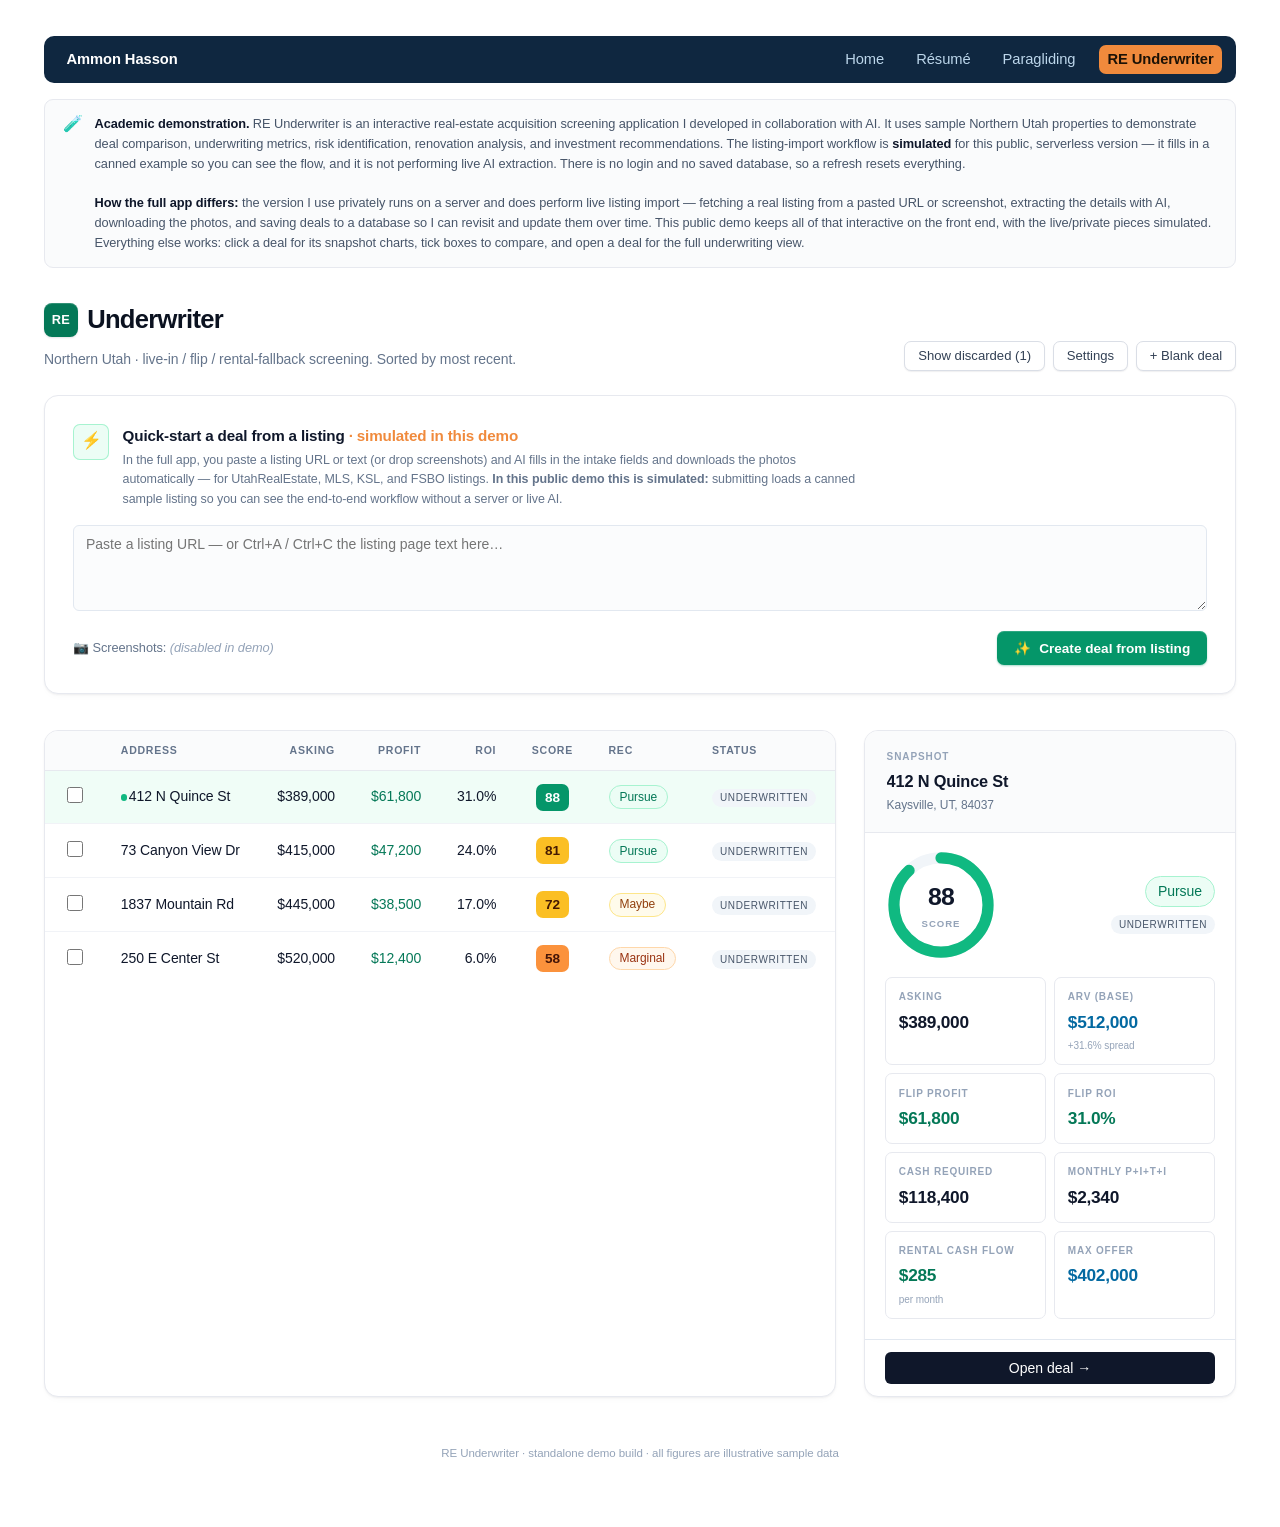
<file: app.html>
<!doctype html>
<html lang="en">
<head>
<meta charset="utf-8" />
<meta name="viewport" content="width=device-width, initial-scale=1" />
<title>RE Underwriter — Interactive Demo | Ammon Hasson</title>
<meta name="description" content="RE Underwriter: an interactive, public, static demonstration of a real-estate acquisition screening and comparison application built by Ammon Hasson using sample Northern Utah properties." />
<style>
  /* ----------------------------------------------------------------
     RE Underwriter — standalone demo (single file, no server, no login)
     Hand-written CSS mirroring the real app's look so it runs offline.
  ---------------------------------------------------------------- */
  :root{
    --slate-900:#0f172a; --slate-700:#334155; --slate-600:#475569;
    --slate-500:#64748b; --slate-400:#94a3b8; --slate-200:#e2e8f0;
    --slate-100:#f1f5f9; --slate-50:#f8fafc;
    --emerald-700:#047857; --emerald-600:#059669; --emerald-500:#10b981;
    --emerald-50:#ecfdf5; --emerald-200:#a7f3d0; --emerald-800:#065f46;
    --teal-600:#0d9488;
    --amber-400:#fbbf24; --amber-50:#fffbeb; --amber-200:#fde68a; --amber-800:#92400e;
    --orange-400:#fb923c; --orange-50:#fff7ed; --orange-200:#fed7aa; --orange-800:#9a3412;
    --rose-500:#f43f5e; --rose-50:#fff1f2; --rose-200:#fecdd3; --rose-700:#be123c;
    --sky-700:#0369a1;
    /* hairlines + layered shadows for a less-flat, more intentional surface */
    --line:#e7e9ef; --line-strong:#dadee6; --surface:#fafbfc;
    --shadow-sm:0 1px 2px rgba(16,24,40,.04), 0 1px 1px rgba(16,24,40,.03);
    --shadow-card:0 1px 2px rgba(16,24,40,.05), 0 4px 12px -6px rgba(16,24,40,.06);
    --r-card:14px; --r:9px; --r-sm:7px;
  }
  *{box-sizing:border-box}
  html,body{margin:0;padding:0}
  body{
    font-family:"Inter","SF Pro Text",-apple-system,BlinkMacSystemFont,"Segoe UI",Roboto,"Helvetica Neue",Arial,sans-serif;
    color:var(--slate-900); background:#fff; line-height:1.55; font-size:14px;
    letter-spacing:-.005em;
    -webkit-font-smoothing:antialiased; -moz-osx-font-smoothing:grayscale;
    text-rendering:optimizeLegibility;
  }
  .tnum{font-variant-numeric:tabular-nums}
  a{color:inherit}
  button{font-family:inherit}

  .wrap{max-width:78rem;margin:0 auto;padding:2.25rem 1.75rem 4rem}

  /* demo banner — quiet info bar, not a sticker */
  .demo-banner{
    display:flex;gap:.75rem;align-items:flex-start;
    background:var(--surface);
    border:1px solid var(--line);
    border-radius:var(--r);
    padding:.9rem 1.1rem;margin-bottom:2rem;font-size:.8rem;line-height:1.55;color:var(--slate-600);
  }
  .demo-banner b{color:var(--slate-900);font-weight:600}
  .demo-banner .ic{font-size:1rem;line-height:1.3;opacity:.85}

  /* header */
  header.app{display:flex;align-items:flex-end;justify-content:space-between;gap:1rem;flex-wrap:wrap}
  .brand{display:flex;align-items:center;gap:.6rem}
  .logo{
    display:inline-flex;height:2.1rem;width:2.1rem;align-items:center;justify-content:center;
    border-radius:.5rem;background:var(--emerald-700);
    color:#fff;font-size:.8rem;font-weight:700;letter-spacing:.02em;
    box-shadow:inset 0 1px 0 rgba(255,255,255,.18), 0 1px 2px rgba(16,24,40,.12);
  }
  header.app h1{font-size:1.6rem;font-weight:680;letter-spacing:-.028em;margin:0;color:#0b1220}
  .subtitle{margin:.55rem 0 0;font-size:.875rem;color:var(--slate-500);max-width:38rem}
  .hdr-actions{display:flex;align-items:center;gap:.5rem}
  .btn-ghost{
    border:1px solid var(--line-strong);background:#fff;border-radius:var(--r-sm);
    padding:.4rem .8rem;font-size:.82rem;font-weight:500;color:var(--slate-700);cursor:pointer;
    box-shadow:var(--shadow-sm);transition:background .12s,border-color .12s;
  }
  .btn-ghost:hover{background:var(--surface);border-color:#cbd2dc}

  /* quick-start */
  .card{
    border:1px solid var(--line);background:#fff;border-radius:var(--r-card);
    box-shadow:var(--shadow-card);
  }
  .qs{padding:1.75rem;margin-top:1.5rem}
  .qs-head{display:flex;align-items:flex-start;gap:.85rem}
  .qs-ic{
    display:inline-flex;height:2.25rem;width:2.25rem;flex:none;align-items:center;justify-content:center;
    border-radius:var(--r-sm);font-size:1.05rem;
    background:var(--emerald-50);
    box-shadow:inset 0 0 0 1px var(--emerald-200);
  }
  .qs-head h3{margin:0;font-size:.95rem;font-weight:650;letter-spacing:-.01em}
  .qs-head p{margin:.25rem 0 0;font-size:.78rem;line-height:1.55;color:var(--slate-500);max-width:46rem}
  textarea.qs-input{
    margin-top:1rem;width:100%;border:1px solid var(--slate-200);background:#f8fafc80;
    border-radius:.375rem;padding:.625rem .75rem;font-size:.875rem;font-family:inherit;resize:vertical;
    outline:none;
  }
  textarea.qs-input:focus{border-color:var(--emerald-500);background:#fff;box-shadow:0 0 0 3px #d1fae580}
  .qs-row{margin-top:.85rem;display:flex;flex-wrap:wrap;align-items:center;justify-content:space-between;gap:.75rem}
  .qs-hint{font-size:.8rem;color:var(--slate-500)}
  .btn-primary{
    display:inline-flex;align-items:center;gap:.5rem;border:none;cursor:pointer;
    border-radius:var(--r-sm);padding:.55rem 1.05rem;font-size:.85rem;font-weight:600;color:#fff;
    background:var(--emerald-600);
    box-shadow:inset 0 1px 0 rgba(255,255,255,.16), 0 1px 2px rgba(5,150,105,.35);
    transition:background .12s;
  }
  .btn-primary:hover{background:var(--emerald-700)}
  .btn-primary:disabled{opacity:.6;cursor:not-allowed}
  .spin{height:.9rem;width:.9rem;animation:spin 1s linear infinite}
  @keyframes spin{to{transform:rotate(360deg)}}

  /* dashboard grid */
  .dash{margin-top:2.25rem;display:grid;grid-template-columns:1fr;gap:1.5rem}
  @media(min-width:1024px){.dash{grid-template-columns:minmax(0,1fr) 372px;gap:1.75rem}}

  table.deals{width:100%;border-collapse:collapse;font-size:.875rem}
  .tbl-wrap{overflow-x:auto}
  table.deals thead th{
    text-align:left;font-size:.66rem;font-weight:600;text-transform:uppercase;letter-spacing:.07em;
    color:var(--slate-500);background:var(--surface);border-bottom:1px solid var(--line);
    padding:.7rem 1.1rem;white-space:nowrap;
  }
  table.deals thead th.c{text-align:center}
  table.deals thead th.r{text-align:right}
  table.deals tbody td{padding:.8rem 1.1rem;border-bottom:1px solid #f1f3f7;white-space:nowrap}
  table.deals tbody tr:last-child td{border-bottom:none}
  table.deals tbody tr{cursor:pointer;transition:background .1s}
  table.deals tbody tr:hover{background:var(--surface)}
  tr.sel{background:#f0fdf7 !important}
  tr.checked{background:#e9fbf2 !important}
  tr.rejected td{color:var(--slate-400)}
  td.r{text-align:right}
  td.c{text-align:center}
  .addr-link{font-weight:500;color:var(--slate-900);text-decoration:none}
  .addr-link:hover{text-decoration:underline}
  tr.rejected .addr-link{color:var(--slate-400)}
  .dot{display:inline-block;height:.4rem;width:.4rem;border-radius:50%;background:var(--emerald-500);margin-right:.1rem;vertical-align:middle}
  .pos{color:var(--emerald-700)} .neg{color:var(--rose-700)}
  input[type=checkbox]{height:1rem;width:1rem;cursor:pointer;accent-color:var(--emerald-600)}
  input[type=checkbox]:disabled{opacity:.4;cursor:not-allowed}

  /* score badge in table */
  .score-badge{
    display:inline-flex;height:1.7rem;min-width:2.1rem;padding:0 .35rem;align-items:center;justify-content:center;
    border-radius:var(--r-sm);font-size:.85rem;font-weight:650;
  }
  .s-emerald{background:var(--emerald-600);color:#fff}
  .s-amber{background:var(--amber-400);color:#451a03}
  .s-orange{background:var(--orange-400);color:#431407}
  .s-rose{background:var(--rose-500);color:#fff}
  .s-none{background:var(--slate-100);color:var(--slate-500)}

  /* rec pill */
  .pill{display:inline-flex;align-items:center;border-radius:9999px;border:1px solid;font-weight:500;padding:.1rem .625rem;font-size:.75rem}
  .pill.lg{padding:.25rem .75rem;font-size:.875rem}
  .p-pursue{border-color:var(--emerald-200);background:var(--emerald-50);color:var(--emerald-700)}
  .p-maybe{border-color:var(--amber-200);background:var(--amber-50);color:var(--amber-800)}
  .p-marginal{border-color:var(--orange-200);background:var(--orange-50);color:var(--orange-800)}
  .p-reject{border-color:var(--rose-200);background:var(--rose-50);color:var(--rose-700)}
  .status-pill{display:inline-flex;align-items:center;border-radius:9999px;padding:.1rem .5rem;font-size:.625rem;font-weight:500;text-transform:uppercase;letter-spacing:.06em;background:var(--slate-100);color:var(--slate-600)}
  .status-pill.disc{background:var(--rose-50);color:var(--rose-700)}

  /* compare-select banner */
  .cmp-bar{display:flex;align-items:center;justify-content:space-between;padding:.5rem 1rem;font-size:.75rem;
    background:#ecfdf566;border-bottom:1px solid var(--slate-200);color:var(--emerald-800)}
  .cmp-bar button{background:none;border:none;cursor:pointer;color:inherit;border-radius:.375rem;padding:.1rem .5rem;font-size:.75rem}
  .cmp-bar button:hover{background:#d1fae5}

  /* snapshot panel */
  aside.snap{align-self:start;overflow:hidden}
  .snap-head{border-bottom:1px solid var(--line);background:var(--surface);padding:1.1rem 1.35rem}
  .eyebrow{font-size:.625rem;font-weight:600;text-transform:uppercase;letter-spacing:.09em;color:var(--slate-400);margin:0}
  .snap-addr{margin:.3rem 0 0;font-size:1.02rem;font-weight:650;letter-spacing:-.01em;white-space:nowrap;overflow:hidden;text-overflow:ellipsis}
  .snap-loc{margin:.1rem 0 0;font-size:.75rem;color:var(--slate-500)}
  .snap-gauge-row{display:flex;align-items:center;justify-content:space-between;padding:1rem 1.25rem}
  .gauge{position:relative;display:inline-flex;height:7rem;width:7rem;align-items:center;justify-content:center}
  .gauge svg{height:100%;width:100%;transform:rotate(-90deg)}
  .gauge .center{position:absolute;inset:0;display:flex;flex-direction:column;align-items:center;justify-content:center}
  .gauge .gv{font-size:1.55rem;font-weight:700;letter-spacing:-.03em}
  .gauge .gl{font-size:.6rem;font-weight:600;text-transform:uppercase;letter-spacing:.1em;color:var(--slate-400)}
  .snap-tiles{display:grid;grid-template-columns:1fr 1fr;gap:.5rem;padding:0 1.25rem 1.25rem}
  .tile{border:1px solid var(--line);background:#fff;border-radius:var(--r-sm);padding:.7rem .8rem}
  .tile .tl{font-size:.625rem;font-weight:600;text-transform:uppercase;letter-spacing:.08em;color:var(--slate-400);margin:0}
  .tile .tv{margin:.25rem 0 0;font-size:1.08rem;font-weight:650;letter-spacing:-.015em}
  .tile .th{margin:.15rem 0 0;font-size:.625rem;color:var(--slate-400)}
  .tv.info{color:var(--sky-700)} .tv.positive{color:var(--emerald-700)} .tv.negative{color:var(--rose-700)}
  .snap-foot{border-top:1px solid var(--slate-200);padding:.75rem 1.25rem}
  .btn-dark{display:block;width:100%;text-align:center;border:none;cursor:pointer;border-radius:.375rem;
    background:var(--slate-900);color:#fff;padding:.5rem .75rem;font-size:.875rem;font-weight:500}
  .btn-dark:hover{background:var(--slate-700)}
  .snap-empty{border:1px dashed var(--slate-200);background:#ffffff80;border-radius:.75rem;padding:1.5rem;text-align:center;color:var(--slate-400);font-size:.875rem}
  .snap-empty .ar{font-size:1.5rem}

  /* compare panel */
  .cmp-slots{display:grid;grid-template-columns:repeat(3,1fr);gap:.5rem;padding:.75rem 1.25rem;border-bottom:1px solid var(--slate-200)}
  .cmp-slot{border:1px solid var(--slate-200);background:#f8fafc66;border-radius:.375rem;padding:.5rem;font-size:.75rem}
  .cmp-slot.empty{border-style:dashed;background:transparent;color:var(--slate-400)}
  .cmp-slot .tag{font-size:.625rem;font-weight:700;text-transform:uppercase;letter-spacing:.06em;color:var(--slate-500)}
  .cmp-slot .nm{margin:.25rem 0 0;font-size:.72rem;font-weight:600;white-space:nowrap;overflow:hidden;text-overflow:ellipsis}
  .cmp-rows{display:grid;gap:.5rem;padding:1rem 1.25rem}
  .cmp-row{border:1px solid var(--slate-200);background:#fff;border-radius:.5rem;padding:.625rem .75rem}
  .cmp-row .cl{font-size:.625rem;font-weight:500;text-transform:uppercase;letter-spacing:.07em;color:var(--slate-500)}
  .cmp-row .cl .h{margin-left:.4rem;text-transform:none;letter-spacing:normal;color:var(--slate-400)}
  .cmp-vals{margin-top:.5rem;display:grid;grid-template-columns:repeat(3,1fr);gap:.5rem}
  .cmp-val{border-radius:.375rem;padding:.35rem .5rem;font-size:.875rem;font-weight:600;background:var(--slate-50);color:var(--slate-700)}
  .cmp-val.win{background:var(--emerald-50);color:var(--emerald-800);box-shadow:inset 0 0 0 1px var(--emerald-200)}

  /* empty state */
  .empty{margin-top:2rem;border:2px dashed var(--slate-200);background:#fff;border-radius:.75rem;padding:3rem;text-align:center}

  /* ---- deal detail page ---- */
  .detail{display:none}
  .detail.active{display:block}
  .dash-view.hidden{display:none}
  .detail-grid{display:grid;grid-template-columns:1fr;gap:1.5rem;margin-top:1.5rem}
  @media(min-width:1024px){.detail-grid{grid-template-columns:200px 1fr}}
  .sidebar{align-self:start}
  .sidebar ol{list-style:none;margin:0;padding:0;display:flex;flex-direction:column;gap:.25rem}
  .sidebar li a{display:block;border-radius:.375rem;padding:.45rem .7rem;font-size:.82rem;color:var(--slate-600);text-decoration:none;cursor:pointer}
  .sidebar li a:hover{background:var(--slate-50)}
  .sidebar li a.cur{background:#0b1220;color:#fff;font-weight:600;box-shadow:var(--shadow-sm)}
  .back-link{display:inline-flex;align-items:center;gap:.35rem;font-size:.85rem;color:var(--slate-500);text-decoration:none;cursor:pointer;margin-bottom:.25rem}
  .back-link:hover{text-decoration:underline}
  .detail h2{font-size:1.4rem;font-weight:680;letter-spacing:-.025em;margin:.25rem 0 0;color:#0b1220}
  .detail .sub{margin:.4rem 0 0;font-size:.875rem;color:var(--slate-500)}
  .ai-panel{margin-top:1.5rem;border:1px solid var(--line);background:var(--surface);border-radius:var(--r);padding:1.35rem}
  .ai-panel .ai-top{display:flex;align-items:flex-start;justify-content:space-between;gap:1rem;flex-wrap:wrap}
  .ai-panel .ai-top h4{margin:0;font-size:.875rem;font-weight:600}
  .ai-panel .ai-top p{margin:.2rem 0 0;font-size:.72rem;color:var(--slate-500);max-width:30rem}
  .ai-btns{display:flex;flex-wrap:wrap;gap:.5rem}
  .ai-btn{border:1px solid var(--slate-200);background:#fff;border-radius:.375rem;padding:.35rem .65rem;font-size:.72rem;font-weight:500;cursor:pointer}
  .ai-btn:hover{background:var(--slate-50)}
  .ai-box{margin-top:1rem;border:1px solid var(--slate-200);background:#fff;border-radius:.375rem;padding:.75rem}
  .ai-box .bx-l{font-size:.625rem;font-weight:500;text-transform:uppercase;letter-spacing:.07em;color:var(--slate-500);margin:0}
  .ai-box p.bd{margin:.4rem 0 0;font-size:.875rem;color:var(--slate-700);white-space:pre-wrap}
  .ai-box ul{margin:.5rem 0 0;padding:0;list-style:none;display:flex;flex-direction:column;gap:.3rem;font-size:.85rem}
  .ai-box li{display:flex;gap:.5rem;align-items:baseline}
  .tag-chip{border-radius:.25rem;background:var(--slate-100);color:var(--slate-600);padding:.05rem .35rem;font-size:.65rem;text-transform:uppercase;letter-spacing:.05em;white-space:nowrap}
  .ai-box.flags{border-color:var(--amber-200);background:var(--amber-50)}
  .sev{border-radius:.25rem;padding:.05rem .35rem;font-size:.65rem;text-transform:uppercase;letter-spacing:.05em}
  .sev.high{background:#fee2e2;color:#991b1b} .sev.med{background:#fef9c3;color:#854d0e} .sev.low{background:var(--slate-100);color:var(--slate-700)}
  .group{margin-top:1.25rem;border:1px solid var(--line);background:#fff;border-radius:var(--r);padding:1.35rem;box-shadow:var(--shadow-sm)}
  .group .leg{font-size:.66rem;font-weight:600;text-transform:uppercase;letter-spacing:.09em;color:var(--slate-400);margin:0 0 .85rem}
  .facts{display:grid;grid-template-columns:repeat(2,1fr);gap:.75rem 1rem}
  @media(min-width:640px){.facts{grid-template-columns:repeat(3,1fr)}}
  .fact .fl{font-size:.7rem;color:var(--slate-500);margin:0}
  .fact .fv{margin:.1rem 0 0;font-size:.95rem;font-weight:600}
  .photos{display:grid;grid-template-columns:repeat(2,1fr);gap:.75rem}
  @media(min-width:640px){.photos{grid-template-columns:repeat(3,1fr)}}
  .photo{border:1px solid var(--slate-200);border-radius:.5rem;overflow:hidden}
  .photo .img{aspect-ratio:16/10;display:flex;align-items:flex-end;padding:.5rem;color:#fff;font-size:.72rem;font-weight:600;text-shadow:0 1px 2px rgba(0,0,0,.4)}
  .photo .pn{border-top:1px solid var(--slate-200);padding:.45rem .6rem;font-size:.72rem;color:var(--slate-700)}
  .photo .pn b{color:var(--slate-500);font-weight:500}

  /* toast */
  #toast{position:fixed;left:50%;bottom:1.5rem;transform:translateX(-50%) translateY(2rem);
    background:var(--slate-900);color:#fff;padding:.7rem 1.1rem;border-radius:.6rem;font-size:.85rem;
    box-shadow:0 10px 25px rgba(0,0,0,.25);opacity:0;transition:all .3s;pointer-events:none;max-width:90vw;z-index:50}
  #toast.show{opacity:1;transform:translateX(-50%) translateY(0)}
  #toast b{color:var(--emerald-500)}

  .foot{margin-top:3rem;text-align:center;font-size:.72rem;color:var(--slate-400)}
  /* Cross-page navigation back to the professional site */
  .app-topnav{display:flex;flex-wrap:wrap;gap:.5rem 1rem;align-items:center;
    margin-bottom:1rem;padding:.55rem .9rem;border-radius:10px;
    background:#0f2740;color:#dce8f2;font-size:.92rem}
  .app-topnav .home{font-weight:700;color:#fff;text-decoration:none;margin-right:auto}
  .app-topnav a{color:#bcd6ea;text-decoration:none;padding:.2rem .5rem;border-radius:7px}
  .app-topnav a:hover{background:rgba(111,183,212,.25);color:#fff}
  .app-topnav a[aria-current]{background:#f08a3c;color:#1c1206;font-weight:600}
  /* Expanded underwriting step headings in the deal detail view */
  .step-h{margin:2.2rem 0 .6rem;padding-top:.9rem;border-top:2px solid #e2e8f0;color:#1e293b;font-size:1.1rem}
  [id^="step-"]{scroll-margin-top:1rem}
</style>
</head>
<body>
<div class="wrap">

  <nav class="app-topnav" aria-label="Site">
    <a class="home" href="index.html">Ammon Hasson</a>
    <a href="index.html">Home</a>
    <a href="resume.html">Résumé</a>
    <a href="scratch.html">Paragliding</a>
    <a href="app.html" aria-current="page">RE Underwriter</a>
  </nav>

  <div class="demo-banner">
    <span class="ic">🧪</span>
    <div>
      <b>Academic demonstration.</b> RE Underwriter is an interactive real-estate acquisition screening
      application I developed in collaboration with AI. It uses sample Northern Utah properties to demonstrate
      deal comparison, underwriting metrics, risk identification, renovation analysis, and investment
      recommendations. The listing-import workflow is <b>simulated</b> for this public, serverless version —
      it fills in a canned example so you can see the flow, and it is not performing live AI extraction.
      There is no login and no saved database, so a refresh resets everything.
      <br><br>
      <b>How the full app differs:</b> the version I use privately runs on a server and does perform live
      listing import — fetching a real listing from a pasted URL or screenshot, extracting the details with AI,
      downloading the photos, and saving deals to a database so I can revisit and update them over time.
      This public demo keeps all of that interactive on the front end, with the live/private pieces simulated.
      Everything else works: click a deal for its snapshot charts, tick boxes to compare, and open a deal for the
      full underwriting view.
    </div>
  </div>

  <!-- ============ DASHBOARD VIEW ============ -->
  <div class="dash-view" id="dashView">
    <header class="app">
      <div>
        <div class="brand">
          <span class="logo">RE</span>
          <h1>Underwriter</h1>
        </div>
        <p class="subtitle">Northern Utah · live-in / flip / rental-fallback screening. Sorted by most recent.</p>
      </div>
      <div class="hdr-actions">
        <button class="btn-ghost" id="toggleDiscarded">Show discarded (1)</button>
        <button class="btn-ghost" onclick="toast('Settings are part of the full app — not included in this demo.')">Settings</button>
        <button class="btn-ghost" onclick="addBlankDeal()">+ Blank deal</button>
      </div>
    </header>

    <!-- quick start -->
    <form class="card qs" onsubmit="return createFromListing(event)">
      <div class="qs-head">
        <span class="qs-ic">⚡</span>
        <div>
          <h3>Quick-start a deal from a listing <span style="font-weight:600;color:var(--accent,#f08a3c)">· simulated in this demo</span></h3>
          <p>In the full app, you paste a listing URL or text (or drop screenshots) and AI fills in the intake
            fields and downloads the photos automatically — for UtahRealEstate, MLS, KSL, and FSBO listings.
            <b>In this public demo this is simulated:</b> submitting loads a canned sample listing so you can see the
            end-to-end workflow without a server or live AI.</p>
        </div>
      </div>
      <textarea class="qs-input" id="qsText" rows="4"
        placeholder="Paste a listing URL — or Ctrl+A / Ctrl+C the listing page text here…"></textarea>
      <div class="qs-row">
        <span class="qs-hint">📷 Screenshots: <em style="color:var(--slate-400)">(disabled in demo)</em></span>
        <button class="btn-primary" id="qsBtn" type="submit"><span aria-hidden="true">✨</span> Create deal from listing</button>
      </div>
    </form>

    <!-- dashboard grid -->
    <div class="dash" id="dashGrid"></div>

    <div class="foot">RE Underwriter · standalone demo build · all figures are illustrative sample data</div>
  </div>

  <!-- ============ DETAIL VIEW ============ -->
  <div class="detail" id="detailView"></div>

</div>

<div id="toast"></div>

<script>
/* ----------------------------------------------------------------
   Formatting helpers (mirrors lib/format.ts)
---------------------------------------------------------------- */
function money(n){
  if(n===null||n===undefined||isNaN(n)) return "—";
  return n.toLocaleString("en-US",{style:"currency",currency:"USD",maximumFractionDigits:0,minimumFractionDigits:0});
}
function pct(n){
  if(n===null||n===undefined||!isFinite(n)) return "—";
  return n.toFixed(1)+"%";
}

/* ----------------------------------------------------------------
   Sample deals
---------------------------------------------------------------- */
const DEALS = [
  {
    id:"d1", address:"412 N Quince St", city:"Kaysville", state:"UT", zip:"84037",
    listingPrice:389000, sqft:1860, beds:3, baths:2, yearBuilt:1978,
    arvBase:512000, netProfitFlip:61800, roiFlip:0.31, cashRequired:118400,
    monthlyTotal:2340, rentalCashFlow:285, dealScore:88, recommendation:"pursue",
    maxOfferPrice:402000, status:"underwritten",
    gutReaction:"Yes — dated kitchen but the bones and the street are right.",
    listingDescription:"Charming Kaysville rambler on a quiet cul-de-sac. Original kitchen and baths, hardwood under the carpet, newer roof (2021). Big fenced yard, RV pad. Estate sale, sold as-is. Bring your vision!",
    aiSummary:"Solid value-add rambler in a strong Kaysville pocket. The home is dated (original kitchen/baths) but structurally sound with a recent roof — classic cosmetic-flip profile. Estate / as-is sale suggests negotiating room. Hardwood under carpet is upside. Main risk is unknown mechanical age.",
    clues:[
      {category:"kitchen",label:"Full kitchen remodel",reasoning:"\"original kitchen\" — cabinets, counters, appliances"},
      {category:"bath",label:"Update 2 baths",reasoning:"\"original baths\""},
      {category:"flooring",label:"Refinish hardwood",reasoning:"\"hardwood under the carpet\" — pull carpet, refinish"},
      {category:"paint",label:"Full interior paint",reasoning:"standard on a dated as-is home"}
    ],
    flags:[
      {flag:"Unknown furnace/AC age",severity:"med",evidence:"only the roof age is mentioned"},
      {flag:"As-is estate sale",severity:"low",evidence:"budget extra contingency for surprises"}
    ],
    photos:[
      {label:"Exterior",note:"Brick rambler, good curb",g:"linear-gradient(135deg,#15803d,#22c55e)"},
      {label:"Kitchen",note:"Original oak cabinets — full remodel",g:"linear-gradient(135deg,#b45309,#f59e0b)"},
      {label:"Living room",note:"Carpet over hardwood",g:"linear-gradient(135deg,#475569,#94a3b8)"},
      {label:"Primary bath",note:"Dated, pink tile",g:"linear-gradient(135deg,#9d174d,#ec4899)"},
      {label:"Backyard",note:"Large fenced lot + RV pad",g:"linear-gradient(135deg,#166534,#4ade80)"},
      {label:"Basement",note:"Unfinished, dry",g:"linear-gradient(135deg,#334155,#64748b)"}
    ]
  },
  {
    id:"d2", address:"73 Canyon View Dr", city:"Farmington", state:"UT", zip:"84025",
    listingPrice:415000, sqft:2040, beds:4, baths:2.5, yearBuilt:1995,
    arvBase:498000, netProfitFlip:47200, roiFlip:0.24, cashRequired:104600,
    monthlyTotal:2510, rentalCashFlow:430, dealScore:81, recommendation:"pursue",
    maxOfferPrice:424000, status:"underwritten",
    gutReaction:"Strong rental fallback — cash flows even if the flip is soft.",
    listingDescription:"Well-kept two-story near Farmington Canyon trails. Updated mechanicals, newer windows. Kitchen and baths are builder-grade but functional. Mountain views. Great long-term rental or light cosmetic flip.",
    aiSummary:"Lower-risk deal: mechanicals and windows already updated, so rehab is light and cosmetic. Numbers are tighter on the flip but the rental fallback is the strongest of the set — it cash-flows positively, which de-risks a slow resale. Good 'sleep at night' deal.",
    clues:[
      {category:"kitchen",label:"Cosmetic kitchen refresh",reasoning:"\"builder-grade but functional\" — paint cabinets, new counters"},
      {category:"flooring",label:"Carpet + LVP main level",reasoning:"standard refresh"},
      {category:"paint",label:"Interior paint",reasoning:"freshen throughout"}
    ],
    flags:[
      {flag:"Tighter flip margin",severity:"med",evidence:"ARV spread thinner than comps support aggressively"}
    ],
    photos:[
      {label:"Exterior",note:"Two-story, mountain backdrop",g:"linear-gradient(135deg,#1d4ed8,#60a5fa)"},
      {label:"Kitchen",note:"Builder-grade, functional",g:"linear-gradient(135deg,#a16207,#fbbf24)"},
      {label:"Great room",note:"Vaulted, lots of light",g:"linear-gradient(135deg,#0f766e,#2dd4bf)"},
      {label:"Primary suite",note:"Good size, walk-in",g:"linear-gradient(135deg,#6d28d9,#a78bfa)"},
      {label:"View",note:"Farmington Canyon",g:"linear-gradient(135deg,#0369a1,#38bdf8)"}
    ]
  },
  {
    id:"d3", address:"1837 Mountain Rd", city:"Layton", state:"UT", zip:"84041",
    listingPrice:445000, sqft:2210, beds:4, baths:3, yearBuilt:1968,
    arvBase:534000, netProfitFlip:38500, roiFlip:0.17, cashRequired:132000,
    monthlyTotal:2680, rentalCashFlow:-60, dealScore:72, recommendation:"maybe",
    maxOfferPrice:441000, status:"underwritten",
    gutReaction:"Maybe — big rehab, but the after-value comps are there.",
    listingDescription:"Spacious mid-century split-level. Needs everything: kitchen, baths, flooring, paint, and the deck is rotting. Foundation looks solid. Priced to move. Tons of square footage for the money in a hot Layton school zone.",
    aiSummary:"Heavier-rehab project with real upside thanks to square footage and a desirable school zone. This is a 'maybe' because the scope is broad (full gut-ish) and the rental fallback is slightly negative — so the flip has to work. Deck rot and 1968 mechanicals are the budget wildcards.",
    clues:[
      {category:"kitchen",label:"Full kitchen gut",reasoning:"\"needs everything\""},
      {category:"bath",label:"Gut 3 baths",reasoning:"\"needs… baths\""},
      {category:"exterior",label:"Rebuild deck",reasoning:"\"deck is rotting\""},
      {category:"flooring",label:"Full flooring replace",reasoning:"\"flooring\" called out"},
      {category:"mechanical",label:"Budget furnace/AC/water heater",reasoning:"1968 build, likely original-ish"}
    ],
    flags:[
      {flag:"Broad rehab scope",severity:"high",evidence:"\"needs everything\" — easy to underestimate"},
      {flag:"Negative rental fallback",severity:"med",evidence:"won't cash-flow as a rental at this price"},
      {flag:"Deck rot",severity:"med",evidence:"check for adjacent water intrusion"}
    ],
    photos:[
      {label:"Exterior",note:"Split-level, tired siding",g:"linear-gradient(135deg,#7c2d12,#ea580c)"},
      {label:"Kitchen",note:"Full gut needed",g:"linear-gradient(135deg,#92400e,#f59e0b)"},
      {label:"Deck",note:"Rotting — rebuild",g:"linear-gradient(135deg,#713f12,#ca8a04)"},
      {label:"Lower level",note:"Big footprint",g:"linear-gradient(135deg,#374151,#9ca3af)"},
      {label:"Hall bath",note:"Original",g:"linear-gradient(135deg,#155e75,#22d3ee)"}
    ]
  },
  {
    id:"d4", address:"250 E Center St", city:"Kaysville", state:"UT", zip:"84037",
    listingPrice:520000, sqft:2380, beds:4, baths:2.5, yearBuilt:2004,
    arvBase:558000, netProfitFlip:12400, roiFlip:0.06, cashRequired:138000,
    monthlyTotal:3010, rentalCashFlow:-340, dealScore:58, recommendation:"marginal",
    maxOfferPrice:489000, status:"underwritten",
    gutReaction:"Meh — it's nice, but there's no meat on the bone at this price.",
    listingDescription:"Move-in ready 2004 two-story in the heart of Kaysville. Updated kitchen 2019, new carpet, fresh paint. Nothing to do but move in. Priced at top of market for the area.",
    aiSummary:"Turnkey and pretty, but that's the problem for an investor — it's already renovated and priced at retail, leaving almost no spread. Minimal rehab means minimal forced appreciation. Only works as a deal if you negotiate well under ask. Better as an owner-occupant buy than a flip.",
    clues:[
      {category:"paint",label:"Touch-up only",reasoning:"\"fresh paint\" already done"}
    ],
    flags:[
      {flag:"No margin at ask",severity:"high",evidence:"ARV barely above asking; retail-priced"},
      {flag:"Negative rental fallback",severity:"med",evidence:"won't cash-flow as a rental"}
    ],
    photos:[
      {label:"Exterior",note:"Clean 2004 two-story",g:"linear-gradient(135deg,#1e40af,#3b82f6)"},
      {label:"Kitchen",note:"Updated 2019 — already done",g:"linear-gradient(135deg,#a16207,#facc15)"},
      {label:"Family room",note:"Move-in ready",g:"linear-gradient(135deg,#3f3f46,#a1a1aa)"}
    ]
  },
  {
    id:"d5", address:"89 W 200 S", city:"Clearfield", state:"UT", zip:"84015",
    listingPrice:362000, sqft:1480, beds:3, baths:1, yearBuilt:1959,
    arvBase:392000, netProfitFlip:-8600, roiFlip:-0.07, cashRequired:96000,
    monthlyTotal:2190, rentalCashFlow:-180, dealScore:38, recommendation:"reject",
    maxOfferPrice:318000, status:"rejected",
    gutReaction:"Pass — busy road, one bath, and the comps just aren't there.",
    listingDescription:"Investor special near the freeway. Single bath, small bedrooms, knob-and-tube wiring noted on inspection. Foundation has a known crack. Cash only. As-is.",
    aiSummary:"This one screens out. Knob-and-tube wiring and a known foundation crack are major-dollar items, the single bath caps resale appeal, and the freeway-adjacent location hurts the ARV. Even at a low offer the math goes negative. Recommend rejecting unless acquired far below ask.",
    clues:[
      {category:"electrical",label:"Full rewire",reasoning:"\"knob-and-tube wiring\""},
      {category:"foundation",label:"Foundation repair",reasoning:"\"known crack\" — get an engineer's bid"},
      {category:"bath",label:"Add a second bath",reasoning:"single bath caps resale value"}
    ],
    flags:[
      {flag:"Foundation crack",severity:"high",evidence:"could be five figures+"},
      {flag:"Knob-and-tube wiring",severity:"high",evidence:"insurers often refuse; full rewire"},
      {flag:"Busy-road location",severity:"med",evidence:"drags ARV vs interior-lot comps"}
    ],
    photos:[
      {label:"Exterior",note:"On a busy road",g:"linear-gradient(135deg,#9f1239,#fb7185)"},
      {label:"Kitchen",note:"Small, dated",g:"linear-gradient(135deg,#854d0e,#eab308)"},
      {label:"Basement",note:"Foundation crack visible",g:"linear-gradient(135deg,#1f2937,#6b7280)"}
    ]
  }
];

/* The canned listing the "Create deal from listing" button injects. */
const IMPORTED_DEAL = {
  id:"imp1", address:"556 S Oakridge Ln", city:"Bountiful", state:"UT", zip:"84010",
  listingPrice:398000, sqft:1720, beds:3, baths:2, yearBuilt:1982,
  arvBase:489000, netProfitFlip:52300, roiFlip:0.28, cashRequired:112000,
  monthlyTotal:2400, rentalCashFlow:210, dealScore:84, recommendation:"pursue",
  maxOfferPrice:408000, status:"underwritten",
  gutReaction:"(auto-imported) Looks promising — verify the rehab scope on a walk-through.",
  listingDescription:"Bountiful bench rambler with mountain and valley views. Original kitchen, updated furnace (2020). Mature landscaping. Some water staining in basement noted. Motivated seller.",
  aiSummary:"AI-extracted from the pasted listing (demo). Bench-location rambler with view premium and an already-updated furnace, so rehab leans cosmetic. Basement water staining is the one thing to verify on a walk-through. Motivated seller plus a healthy ARV spread make this a pursue.",
  clues:[
    {category:"kitchen",label:"Full kitchen remodel",reasoning:"\"original kitchen\""},
    {category:"flooring",label:"Flooring throughout",reasoning:"dated finishes"},
    {category:"basement",label:"Investigate water staining",reasoning:"\"water staining in basement\""}
  ],
  flags:[
    {flag:"Basement water staining",severity:"med",evidence:"source unknown — check grading/gutters"}
  ],
  photos:[
    {label:"Exterior",note:"Bench rambler with views",g:"linear-gradient(135deg,#15803d,#34d399)"},
    {label:"Kitchen",note:"Original — full remodel",g:"linear-gradient(135deg,#b45309,#fbbf24)"},
    {label:"View",note:"Valley + mountains",g:"linear-gradient(135deg,#0369a1,#38bdf8)"},
    {label:"Basement",note:"Water staining to verify",g:"linear-gradient(135deg,#334155,#64748b)"}
  ]
};

/* ----------------------------------------------------------------
   State
---------------------------------------------------------------- */
const MAX_COMPARE = 3;
let deals = DEALS.slice();
let showDiscarded = false;
let selectedId = deals.find(d=>d.status!=="rejected")?.id || deals[0]?.id || null;
let compareIds = [];

const STEPS = ["Intake","Financing","Rehab","Comps","Exit","Summary","Memo"];

/* ----------------------------------------------------------------
   Helpers for visuals
---------------------------------------------------------------- */
function scoreClass(s){
  if(s===null||s===undefined) return "s-none";
  if(s>=85) return "s-emerald";
  if(s>=70) return "s-amber";
  if(s>=50) return "s-orange";
  return "s-rose";
}
function gaugeStroke(s){
  if(s===null||s===undefined) return "#cbd5e1";
  if(s>=85) return "#10b981";
  if(s>=70) return "#fbbf24";
  if(s>=50) return "#fb923c";
  return "#f43f5e";
}
function recPill(rec,lg){
  if(!rec) return "";
  const labels={pursue:"Pursue",maybe:"Maybe",marginal:"Marginal",reject:"Reject"};
  return `<span class="pill ${lg?'lg':''} p-${rec}">${labels[rec]||rec}</span>`;
}
function statusPill(status){
  if(status==="rejected") return `<span class="status-pill disc">discarded</span>`;
  return `<span class="status-pill">${status}</span>`;
}
function esc(s){return String(s).replace(/[&<>"]/g,c=>({"&":"&amp;","<":"&lt;",">":"&gt;",'"':"&quot;"}[c]));}

/* ----------------------------------------------------------------
   Dashboard render
---------------------------------------------------------------- */
function visibleDeals(){
  return showDiscarded ? deals : deals.filter(d=>d.status!=="rejected");
}

function renderDashboard(){
  const list = visibleDeals();
  const grid = document.getElementById("dashGrid");
  const discardedCount = deals.filter(d=>d.status==="rejected").length;

  // discarded toggle button
  const tg = document.getElementById("toggleDiscarded");
  if(discardedCount===0){ tg.style.display="none"; }
  else { tg.style.display=""; tg.textContent = showDiscarded ? "Hide discarded" : `Show discarded (${discardedCount})`; }

  if(list.length===0){
    grid.style.display="block";
    grid.innerHTML = `<div class="empty"><p style="font-weight:500">No deals yet</p>
      <p style="font-size:.875rem;color:var(--slate-500);margin-top:.25rem">Use the quick-start above to drop in a listing.</p></div>`;
    return;
  }
  grid.style.display="grid";

  const rows = list.map(d=>{
    const isSel = d.id===selectedId;
    const isChk = compareIds.includes(d.id);
    const compareMode = compareIds.length>=2;
    const disabled = !isChk && compareIds.length>=MAX_COMPARE;
    const profitCls = d.netProfitFlip>0?"pos":(d.netProfitFlip<0?"neg":"");
    let trCls="";
    if(isChk) trCls="checked"; else if(isSel && !compareMode) trCls="sel";
    if(d.status==="rejected") trCls+=" rejected";
    return `<tr class="${trCls}" onclick="selectDeal('${d.id}')">
      <td class="c"><input type="checkbox" ${isChk?"checked":""} ${disabled?"disabled":""}
          onclick="event.stopPropagation();toggleCompare('${d.id}')"></td>
      <td><span class="${isSel&&!compareMode?'':'hidden'}">${isSel&&!compareMode?'<span class=dot></span>':''}</span><a class="addr-link" onclick="event.stopPropagation();openDeal('${d.id}')">${esc(d.address)}</a></td>
      <td class="r tnum">${money(d.listingPrice)}</td>
      <td class="r tnum ${profitCls}">${money(d.netProfitFlip)}</td>
      <td class="r tnum">${d.roiFlip!==null?pct(d.roiFlip*100):"—"}</td>
      <td class="c"><span class="score-badge ${scoreClass(d.dealScore)}">${Math.round(d.dealScore)}</span></td>
      <td>${recPill(d.recommendation)}</td>
      <td>${statusPill(d.status)}</td>
    </tr>`;
  }).join("");

  const selBar = compareIds.length>0 ? `<div class="cmp-bar">
      <span>${compareIds.length} selected for compare${compareIds.length<2?" — pick at least one more":""}</span>
      <button onclick="clearCompare()">Clear</button></div>` : "";

  const table = `<div class="card tbl-wrap">
    ${selBar}
    <table class="deals">
      <thead><tr>
        <th class="c" style="width:2.5rem"></th>
        <th>Address</th><th class="r">Asking</th><th class="r">Profit</th><th class="r">ROI</th>
        <th class="c">Score</th><th>Rec</th><th>Status</th>
      </tr></thead>
      <tbody>${rows}</tbody>
    </table></div>`;

  const compareDeals = compareIds.map(id=>deals.find(d=>d.id===id)).filter(Boolean);
  const panel = compareDeals.length>=2 ? comparePanel(compareDeals) : snapshotPanel(deals.find(d=>d.id===selectedId)||null);

  grid.innerHTML = table + panel;
}

/* snapshot of a single deal */
function snapshotPanel(d){
  if(!d){
    return `<aside class="snap-empty"><div class="ar">←</div>
      <p style="margin-top:.5rem">Click a deal in the table to see its snapshot.</p>
      <p style="margin-top:.25rem;font-size:.75rem">Tip: check the boxes on 2–3 rows to compare them side-by-side.</p></aside>`;
  }
  const r=42, c=2*Math.PI*r, off=c*(1-Math.max(0,Math.min(100,d.dealScore))/100);
  const arvSpread = d.arvBase!==null && d.listingPrice>0 ? ((d.arvBase-d.listingPrice)/d.listingPrice)*100 : null;
  const profitTone = d.netProfitFlip>0?"positive":(d.netProfitFlip<0?"negative":"");
  const rentalTone = d.rentalCashFlow>0?"positive":(d.rentalCashFlow<0?"negative":"");
  const roiTone = d.roiFlip>0.15?"positive":(d.roiFlip<0?"negative":"");
  return `<aside class="card snap">
    <div class="snap-head">
      <p class="eyebrow">Snapshot</p>
      <p class="snap-addr">${esc(d.address)}</p>
      <p class="snap-loc">${[d.city,d.state,d.zip].filter(Boolean).join(", ")}</p>
    </div>
    <div class="snap-gauge-row">
      <div class="gauge">
        <svg viewBox="0 0 100 100">
          <circle cx="50" cy="50" r="${r}" fill="none" stroke="#f1f5f9" stroke-width="10"/>
          <circle cx="50" cy="50" r="${r}" fill="none" stroke="${gaugeStroke(d.dealScore)}" stroke-width="10"
            stroke-dasharray="${c.toFixed(2)}" stroke-dashoffset="${off.toFixed(2)}" stroke-linecap="round"/>
        </svg>
        <div class="center"><span class="gv">${Math.round(d.dealScore)}</span><span class="gl">Score</span></div>
      </div>
      <div style="display:flex;flex-direction:column;align-items:flex-end;gap:.5rem">
        ${recPill(d.recommendation,true)}${statusPill(d.status)}
      </div>
    </div>
    <div class="snap-tiles">
      ${tile("Asking",money(d.listingPrice))}
      ${tile("ARV (base)",money(d.arvBase),"info",arvSpread!==null?`${arvSpread>=0?"+":""}${arvSpread.toFixed(1)}% spread`:"")}
      ${tile("Flip profit",money(d.netProfitFlip),profitTone)}
      ${tile("Flip ROI",d.roiFlip!==null?pct(d.roiFlip*100):"—",roiTone)}
      ${tile("Cash required",money(d.cashRequired))}
      ${tile("Monthly P+I+T+I",money(d.monthlyTotal))}
      ${tile("Rental cash flow",money(d.rentalCashFlow),rentalTone,"per month")}
      ${tile("Max offer",money(d.maxOfferPrice),"info")}
    </div>
    <div class="snap-foot"><button class="btn-dark" onclick="openDeal('${d.id}')">Open deal →</button></div>
  </aside>`;
}
function tile(label,value,tone,hint){
  return `<div class="tile"><p class="tl">${label}</p><p class="tv ${tone||""}">${value}</p>${hint?`<p class="th">${hint}</p>`:""}</div>`;
}

/* compare panel */
function bestIndex(values,dir){
  const idx=values.map((v,i)=>({v,i})).filter(p=>p.v!==null&&isFinite(p.v));
  if(idx.length<2) return -1;
  return idx.reduce((a,c)=>{ if(dir==="higher") return c.v>a.v?c:a; return c.v<a.v?c:a; }).i;
}
function comparePanel(ds){
  const tags=["A","B","C"];
  const slots=ds.slice(); while(slots.length<MAX_COMPARE) slots.push(null);
  const slotHtml = slots.map((d,i)=>`<div class="cmp-slot ${d?"":"empty"}">
      <div class="tag">${tags[i]}</div><div class="nm">${d?esc(d.address):"Empty slot"}</div></div>`).join("");

  function row(label,key,dir,fmt,hint){
    const vals=slots.map(d=>d?d[key]:null);
    const win=dir?bestIndex(vals,dir):-1;
    const cells=vals.map((v,i)=>`<div class="cmp-val ${i===win?"win":""}">${fmt(v)}</div>`).join("");
    return `<div class="cmp-row"><div class="cl">${label}${hint?`<span class="h">(${hint})</span>`:""}</div><div class="cmp-vals">${cells}</div></div>`;
  }
  const fm=v=>money(v), fp=v=>v===null||!isFinite(v)?"—":pct(v*100), fs=v=>v===null?"—":Math.round(v).toString();
  return `<aside class="card snap">
    <div class="snap-head" style="display:flex;justify-content:space-between;align-items:flex-start">
      <div><p class="eyebrow">Comparing ${ds.length} deals</p>
        <p class="snap-loc" style="margin-top:.25rem">Best value per metric highlighted in green.</p></div>
      <button class="btn-ghost" style="padding:.2rem .5rem;font-size:.72rem" onclick="clearCompare()">Clear</button>
    </div>
    <div class="cmp-slots">${slotHtml}</div>
    <div class="cmp-rows">
      ${row("Score","dealScore","higher",fs)}
      ${row("Asking","listingPrice","lower",fm,"lower better")}
      ${row("ARV (base)","arvBase","higher",fm)}
      ${row("Flip profit","netProfitFlip","higher",fm)}
      ${row("Flip ROI","roiFlip","higher",fp)}
      ${row("Cash required","cashRequired","lower",fm,"lower better")}
      ${row("Monthly P+I+T+I","monthlyTotal","lower",fm,"lower better")}
      ${row("Rental CF / mo","rentalCashFlow","higher",fm)}
      ${row("Max offer","maxOfferPrice","higher",fm)}
    </div>
  </aside>`;
}

/* ----------------------------------------------------------------
   Interactions
---------------------------------------------------------------- */
function selectDeal(id){ selectedId=id; renderDashboard(); }
function toggleCompare(id){
  if(compareIds.includes(id)) compareIds=compareIds.filter(x=>x!==id);
  else if(compareIds.length<MAX_COMPARE) compareIds.push(id);
  renderDashboard();
}
function clearCompare(){ compareIds=[]; renderDashboard(); }
function toggleDiscardedFn(){ showDiscarded=!showDiscarded; renderDashboard(); }

function addBlankDeal(){
  toast("In the full app this starts a blank deal you fill in by hand. Try the ✨ quick-start to see the AI flow instead.");
}

/* simulate AI extraction from a pasted listing */
let importedAdded = false;
function createFromListing(e){
  e.preventDefault();
  const btn=document.getElementById("qsBtn");
  btn.disabled=true;
  btn.innerHTML=`<svg class="spin" viewBox="0 0 24 24" fill="none"><circle cx="12" cy="12" r="10" stroke="currentColor" stroke-width="3" style="opacity:.25"/><path d="M12 2a10 10 0 0 1 10 10" stroke="currentColor" stroke-width="3" stroke-linecap="round"/></svg> Extracting…`;
  setTimeout(()=>{
    btn.disabled=false;
    btn.innerHTML=`<span aria-hidden="true">✨</span> Create deal from listing`;
    document.getElementById("qsText").value="";
    if(!importedAdded){
      deals.unshift(IMPORTED_DEAL);
      importedAdded=true;
      selectedId=IMPORTED_DEAL.id;
    } else {
      selectedId=IMPORTED_DEAL.id;
    }
    renderDashboard();
    toast("✨ Demo: AI 'extracted' a sample listing — 556 S Oakridge Ln. In the real app it reads your pasted URL/text and pulls in the photos.");
    document.getElementById("dashView").scrollIntoView({behavior:"smooth"});
  }, 1600);
  return false;
}

/* ----------------------------------------------------------------
   Deal detail view
---------------------------------------------------------------- */
function openDeal(id){
  const d=deals.find(x=>x.id===id); if(!d) return;
  const dv=document.getElementById("detailView");
  const dash=document.getElementById("dashView");

  const sidebar = `<nav class="sidebar"><ol>
    ${STEPS.map((s,i)=>`<li><a class="${i===0?"cur":""}" href="#step-${s.toLowerCase()}">${i+1}. ${s}</a></li>`).join("")}
  </ol></nav>`;

  const facts = [
    ["Listing price",money(d.listingPrice)],["City",`${d.city}, ${d.state} ${d.zip}`],["Year built",d.yearBuilt],
    ["Sqft",d.sqft.toLocaleString()],["Beds",d.beds],["Baths",d.baths],
  ].map(([l,v])=>`<div class="fact"><p class="fl">${l}</p><p class="fv">${v}</p></div>`).join("");

  const cluesHtml = d.clues.map(c=>`<li><span class="tag-chip">${c.category}</span><span><b>${esc(c.label)}</b>${c.reasoning?` <span style="color:var(--slate-500);font-size:.78rem">— ${esc(c.reasoning)}</span>`:""}</span></li>`).join("");
  const flagsHtml = d.flags.map(f=>`<li><span class="sev ${f.severity}">${f.severity}</span> <b>${esc(f.flag)}</b>${f.evidence?` <span style="color:var(--slate-500);font-size:.78rem">— ${esc(f.evidence)}</span>`:""}</li>`).join("");

  const photos = d.photos.map(p=>`<div class="photo">
      <div class="img" style="background:${p.g}">${esc(p.label)}</div>
      <div class="pn"><b>AI:</b> ${esc(p.note)}</div></div>`).join("");

  dv.innerHTML = `
    <a class="back-link" onclick="closeDeal()">← Dashboard</a>
    <div class="detail-grid">
      ${sidebar}
      <div>
        <h2 id="step-intake">${esc(d.address)}</h2>
        <p class="sub">${[d.city,d.state,d.zip].filter(Boolean).join(", ")} · ${recPill(d.recommendation)} ${statusPill(d.status)} · Score ${Math.round(d.dealScore)}</p>

        <div class="ai-panel">
          <div class="ai-top">
            <div><h4>AI assists</h4><p>Output is not authoritative — verify before acting. (In this demo these are pre-run on the sample listing.)</p></div>
            <div class="ai-btns">
              <button class="ai-btn" onclick="toast('Already summarized below (demo).')">Summarize</button>
              <button class="ai-btn" onclick="toast('Rehab clues shown below (demo).')">Find rehab clues</button>
              <button class="ai-btn" onclick="toast('Red flags shown below (demo).')">Flag red flags</button>
              <button class="ai-btn" onclick="toast('Photo review shown under each photo (demo).')">Review photos</button>
            </div>
          </div>
          <div class="ai-box"><p class="bx-l">Summary</p><p class="bd">${esc(d.aiSummary)}</p></div>
          <div class="ai-box"><p class="bx-l">Rehab clues from description</p><ul>${cluesHtml}</ul></div>
          <div class="ai-box flags"><p class="bx-l" style="color:var(--amber-800)">Red flags</p><ul>${flagsHtml}</ul></div>
        </div>

        <div class="group"><p class="leg">Gut reaction</p>
          <p style="margin:0;font-size:.9rem;color:var(--slate-700);font-style:italic">“${esc(d.gutReaction)}”</p></div>

        <div class="group"><p class="leg">Property</p><div class="facts">${facts}</div></div>

        <div class="group"><p class="leg">Listing description</p>
          <p style="margin:0;font-size:.85rem;color:var(--slate-700);white-space:pre-wrap">${esc(d.listingDescription)}</p></div>

        <div class="group"><p class="leg">Photos · auto-imported from listing</p><div class="photos">${photos}</div></div>

        <!-- ===== Full underwriting workflow — all steps expanded so the workings are visible ===== -->
        <h3 id="step-financing" class="step-h">2 · Financing</h3>
        <div class="group"><div class="facts">
          <div class="fact"><p class="fl">Listing price</p><p class="fv">${money(d.listingPrice)}</p></div>
          <div class="fact"><p class="fl">Max offer (underwritten)</p><p class="fv">${money(d.maxOfferPrice)}</p></div>
          <div class="fact"><p class="fl">Cash required</p><p class="fv">${money(d.cashRequired)}</p></div>
          <div class="fact"><p class="fl">Est. monthly carry</p><p class="fv">${money(d.monthlyTotal)}/mo</p></div>
        </div></div>

        <h3 id="step-rehab" class="step-h">3 · Rehab</h3>
        <div class="group"><p class="leg">Scope of work — AI-extracted from the listing description</p><ul>${cluesHtml}</ul></div>

        <h3 id="step-comps" class="step-h">4 · Comps</h3>
        <div class="group"><div class="facts">
          <div class="fact"><p class="fl">After-repair value (ARV)</p><p class="fv">${money(d.arvBase)}</p></div>
          <div class="fact"><p class="fl">Spread over list price</p><p class="fv">${money(d.arvBase - d.listingPrice)}</p></div>
          <div class="fact"><p class="fl">Price / sqft (list)</p><p class="fv">${money(Math.round(d.listingPrice/d.sqft))}</p></div>
        </div><p style="margin:.6rem 0 0;font-size:.8rem;color:var(--slate-500)">ARV is set from comparable sales; the full app pulls and adjusts the comp set automatically.</p></div>

        <h3 id="step-exit" class="step-h">5 · Exit</h3>
        <div class="group">
          <p class="leg">Flip exit</p>
          <div class="facts">
            <div class="fact"><p class="fl">Net flip profit</p><p class="fv">${money(d.netProfitFlip)}</p></div>
            <div class="fact"><p class="fl">Return on cash (ROI)</p><p class="fv">${Math.round(d.roiFlip*100)}%</p></div>
          </div>
          <p class="leg" style="margin-top:1rem">Rental fallback</p>
          <div class="facts">
            <div class="fact"><p class="fl">Monthly cash flow</p><p class="fv">${money(d.rentalCashFlow)}/mo</p></div>
            <div class="fact"><p class="fl">All-in monthly</p><p class="fv">${money(d.monthlyTotal)}/mo</p></div>
          </div>
        </div>

        <h3 id="step-summary" class="step-h">6 · Summary</h3>
        <div class="group">
          <p class="sub" style="margin-top:0">${recPill(d.recommendation)} · Score ${Math.round(d.dealScore)} · Max offer ${money(d.maxOfferPrice)}</p>
          <p style="margin:.4rem 0 0;font-size:.9rem;color:var(--slate-700)">${esc(d.aiSummary)}</p>
        </div>

        <h3 id="step-memo" class="step-h">7 · Memo</h3>
        <div class="group"><p style="margin:0;font-size:.85rem;color:var(--slate-600)">The full app generates a written investment memo from everything above. In this public demo, the AI summary and the underwriting data on this page are the inputs that memo is built from.</p></div>

        <div style="margin-top:1.5rem"><a class="back-link" onclick="closeDeal()">← Back to dashboard</a></div>
      </div>
    </div>`;

  dash.classList.add("hidden");
  dv.classList.add("active");
  window.scrollTo({top:0});
}
function closeDeal(){
  document.getElementById("detailView").classList.remove("active");
  document.getElementById("dashView").classList.remove("hidden");
  renderDashboard();
  window.scrollTo({top:0});
}

/* ----------------------------------------------------------------
   Toast
---------------------------------------------------------------- */
let toastTimer;
function toast(msg){
  const t=document.getElementById("toast");
  t.innerHTML=msg; t.classList.add("show");
  clearTimeout(toastTimer);
  toastTimer=setTimeout(()=>t.classList.remove("show"),4200);
}

/* ----------------------------------------------------------------
   Init
---------------------------------------------------------------- */
document.getElementById("toggleDiscarded").addEventListener("click",toggleDiscardedFn);
renderDashboard();
</script>
</body>
</html>
</file>
